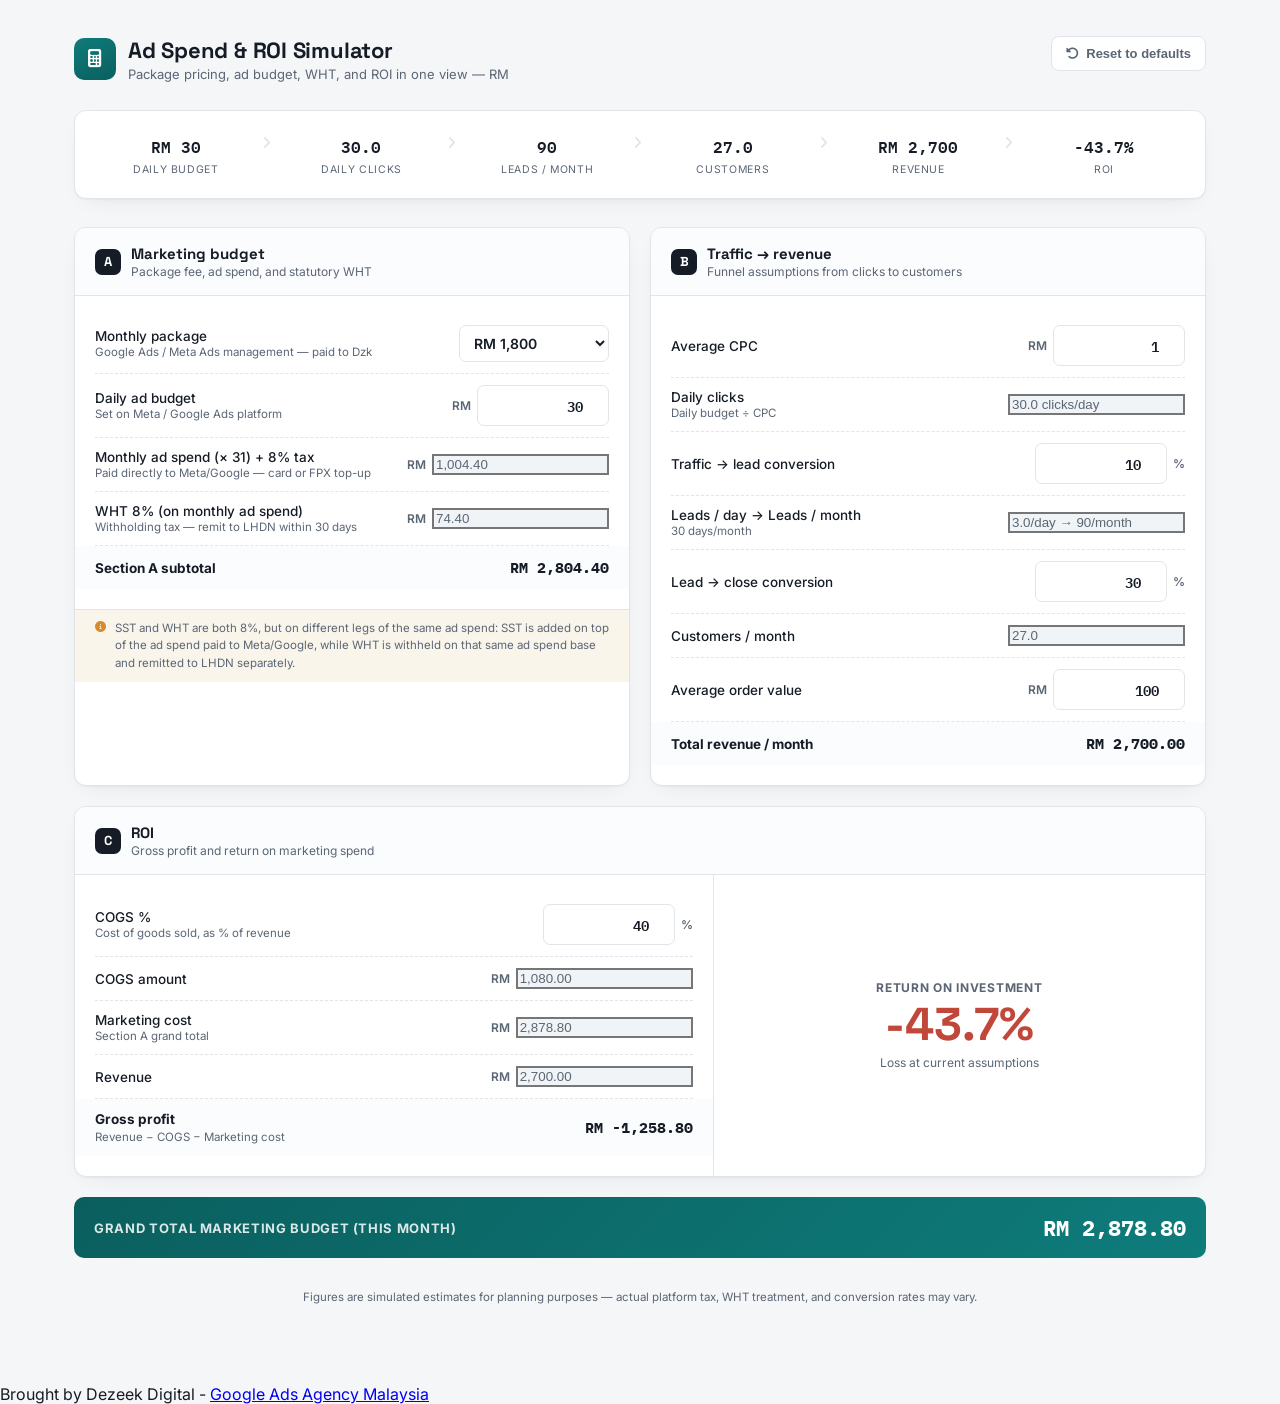
<file: roi.html>
<!DOCTYPE html>
<html lang="en">
<head>
<meta charset="UTF-8">
<meta name="viewport" content="width=device-width, initial-scale=1.0">
<title>Ad Spend & ROI Simulator</title>
<link rel="stylesheet" href="https://cdnjs.cloudflare.com/ajax/libs/font-awesome/6.5.1/css/all.min.css">
<link rel="preconnect" href="https://fonts.googleapis.com">
<link href="https://fonts.googleapis.com/css2?family=Space+Grotesk:wght@500;600;700&family=Inter:wght@400;500;600;700&family=IBM+Plex+Mono:wght@500;600&display=swap" rel="stylesheet">
<style>
  :root{
    --bg:#F5F6F8;
    --panel:#FFFFFF;
    --ink:#161C26;
    --sub:#5B6675;
    --line:#E1E5EA;
    --teal:#0E7C7B;
    --teal-deep:#0A5F5E;
    --amber:#D98A2B;
    --red:#C1473A;
    --panel-b:#FBFCFD;
    --shadow: 0 1px 2px rgba(22,28,38,.04), 0 8px 24px -12px rgba(22,28,38,.10);
  }
  *{box-sizing:border-box;}
  body{
    margin:0;
    background:var(--bg);
    color:var(--ink);
    font-family:'Inter',sans-serif;
    -webkit-font-smoothing:antialiased;
  }
  .wrap{max-width:1180px;margin:0 auto;padding:36px 24px 80px;}

  header.top{display:flex;align-items:flex-start;justify-content:space-between;gap:24px;margin-bottom:28px;flex-wrap:wrap;}
  .brand{display:flex;align-items:center;gap:12px;}
  .brand .mark{
    width:42px;height:42px;border-radius:10px;
    background:linear-gradient(155deg,var(--teal),var(--teal-deep));
    display:flex;align-items:center;justify-content:center;color:#fff;font-size:18px;
    flex:none;
  }
  h1{font-family:'Space Grotesk',sans-serif;font-size:22px;font-weight:700;margin:0;letter-spacing:-.01em;}
  .tag{color:var(--sub);font-size:13px;margin-top:2px;}
  .reset-btn{
    background:var(--panel);border:1px solid var(--line);color:var(--sub);
    padding:9px 14px;border-radius:8px;font-size:13px;font-weight:600;cursor:pointer;
    display:flex;align-items:center;gap:7px;transition:.15s;
  }
  .reset-btn:hover{border-color:var(--teal);color:var(--teal-deep);}

  .flow-strip{
    display:grid;grid-template-columns:repeat(6,1fr);gap:0;
    background:var(--panel);border:1px solid var(--line);border-radius:12px;
    padding:16px 8px;margin-bottom:28px;box-shadow:var(--shadow);
    position:relative;
  }
  .flow-node{text-align:center;padding:6px 8px;position:relative;}
  .flow-node .fv{font-family:'IBM Plex Mono',monospace;font-weight:600;font-size:16px;color:var(--ink);}
  .flow-node .fl{font-size:10.5px;text-transform:uppercase;letter-spacing:.06em;color:var(--sub);margin-top:3px;}
  .flow-node:not(:last-child)::after{
    content:"\f105";font-family:"Font Awesome 6 Free";font-weight:900;
    position:absolute;right:-2px;top:8px;color:var(--line);font-size:14px;
  }

  .grid{display:grid;grid-template-columns:1fr 1fr;gap:20px;}
  @media (max-width:880px){.grid{grid-template-columns:1fr;}}

  .card{
    background:var(--panel);border:1px solid var(--line);border-radius:12px;
    box-shadow:var(--shadow);overflow:hidden;
  }
  .card-head{
    display:flex;align-items:center;gap:10px;padding:16px 20px;border-bottom:1px solid var(--line);
    background:var(--panel-b);
  }
  .card-head .step{
    width:26px;height:26px;border-radius:7px;background:var(--ink);color:#fff;
    display:flex;align-items:center;justify-content:center;font-family:'Space Grotesk',sans-serif;
    font-size:13px;font-weight:700;flex:none;
  }
  .card-head h2{font-family:'Space Grotesk',sans-serif;font-size:15px;margin:0;font-weight:700;}
  .card-head .sub{font-size:12px;color:var(--sub);margin-top:1px;}
  .card-body{padding:18px 20px 20px;}

  .row{
    display:flex;align-items:center;justify-content:space-between;gap:14px;
    padding:11px 0;border-bottom:1px dashed var(--line);
  }
  .row:last-child{border-bottom:none;}
  .row .lbl{font-size:13.5px;color:var(--ink);font-weight:500;}
  .row .lbl .hint{display:block;font-size:11.5px;color:var(--sub);font-weight:400;margin-top:1px;}

  select, input[type=number]{
    font-family:'IBM Plex Mono',monospace;font-size:14px;font-weight:600;color:var(--ink);
    border:1px solid var(--line);border-radius:7px;padding:8px 10px;width:132px;text-align:right;
    background:#fff;
  }
  select{text-align:left;width:150px;font-family:'Inter',sans-serif;font-weight:600;}
  input:focus, select:focus{outline:2px solid var(--teal);outline-offset:1px;border-color:var(--teal);}
  input[readonly]{background:#F1F4F6;color:var(--sub);border-style:solid;cursor:default;}

  .inline-rm{position:relative;}
  .prefixed{display:flex;align-items:center;gap:6px;}
  .cur{font-size:12px;color:var(--sub);font-weight:600;}

  .subtotal-row{background:var(--panel-b);margin:0 -20px;padding:12px 20px;border-top:1px solid var(--line);}
  .subtotal-row .lbl{font-weight:700;}
  .subtotal-row .val{font-family:'IBM Plex Mono',monospace;font-weight:700;font-size:15px;}

  .grand{
    margin-top:20px;border-radius:10px;padding:16px 20px;
    background:linear-gradient(135deg,var(--teal-deep),var(--teal));color:#fff;
    display:flex;align-items:center;justify-content:space-between;
  }
  .grand .lbl{font-size:13px;text-transform:uppercase;letter-spacing:.05em;font-weight:700;opacity:.85;}
  .grand .val{font-family:'IBM Plex Mono',monospace;font-size:22px;font-weight:700;}

  .note{
    display:flex;gap:8px;font-size:11.5px;color:var(--sub);line-height:1.5;padding:10px 20px;
    background:#FAF5EB;border-top:1px solid var(--line);
  }
  .note i{color:var(--amber);margin-top:2px;flex:none;}

  .full{grid-column:1/-1;}

  .roi-hero{
    display:grid;grid-template-columns:1.3fr 1fr;gap:0;
  }
  @media (max-width:700px){.roi-hero{grid-template-columns:1fr;}}
  .roi-left{padding:18px 20px 20px;border-right:1px solid var(--line);}
  @media (max-width:700px){.roi-left{border-right:none;border-bottom:1px solid var(--line);}}
  .roi-right{padding:18px 20px 20px;display:flex;flex-direction:column;justify-content:center;align-items:center;text-align:center;gap:6px;}
  .roi-right .roi-label{font-size:12px;text-transform:uppercase;letter-spacing:.06em;color:var(--sub);font-weight:700;}
  .roi-right .roi-num{font-family:'Space Grotesk',sans-serif;font-size:46px;font-weight:700;line-height:1;}
  .roi-right .roi-num.pos{color:var(--teal-deep);}
  .roi-right .roi-num.neg{color:var(--red);}
  .roi-right .roi-tag{font-size:12px;color:var(--sub);margin-top:2px;}

  footer{margin-top:32px;text-align:center;font-size:11.5px;color:var(--sub);}
</style>
</head>
<body>
<div class="wrap">

  <header class="top">
    <div class="brand">
      <div class="mark"><i class="fa-solid fa-calculator"></i></div>
      <div>
        <h1>Ad Spend &amp; ROI Simulator</h1>
        <div class="tag">Package pricing, ad budget, WHT, and ROI in one view — RM</div>
      </div>
    </div>
    <button class="reset-btn" id="resetBtn"><i class="fa-solid fa-rotate-left"></i> Reset to defaults</button>
  </header>

  <!-- Live flow strip -->
  <div class="flow-strip" id="flowStrip">
    <div class="flow-node"><div class="fv" id="fDaily">RM 0</div><div class="fl">Daily budget</div></div>
    <div class="flow-node"><div class="fv" id="fClicks">0</div><div class="fl">Daily clicks</div></div>
    <div class="flow-node"><div class="fv" id="fLeads">0</div><div class="fl">Leads / month</div></div>
    <div class="flow-node"><div class="fv" id="fCust">0</div><div class="fl">Customers</div></div>
    <div class="flow-node"><div class="fv" id="fRev">RM 0</div><div class="fl">Revenue</div></div>
    <div class="flow-node"><div class="fv" id="fRoi">0%</div><div class="fl">ROI</div></div>
  </div>

  <div class="grid">

    <!-- SECTION A -->
    <div class="card">
      <div class="card-head">
        <div class="step">A</div>
        <div>
          <h2>Marketing budget</h2>
          <div class="sub">Package fee, ad spend, and statutory WHT</div>
        </div>
      </div>
      <div class="card-body">

        <div class="row">
          <div class="lbl">Monthly package<span class="hint">Google Ads / Meta Ads management — paid to Dzk</span></div>
          <select id="pkg">
            <option value="1200">RM 1,200</option>
            <option value="1800" selected>RM 1,800</option>
            <option value="2500">RM 2,500</option>
          </select>
        </div>

        <div class="row">
          <div class="lbl">Daily ad budget<span class="hint">Set on Meta / Google Ads platform</span></div>
          <div class="prefixed"><span class="cur">RM</span><input type="number" id="dailyBudget" value="30" min="0" step="1"></div>
        </div>

        <div class="row">
          <div class="lbl">Monthly ad spend (× 31) + 8% tax<span class="hint">Paid directly to Meta/Google — card or FPX top-up</span></div>
          <div class="prefixed"><span class="cur">RM</span><input type="text" id="monthlyAdTotal" readonly></div>
        </div>

        <div class="row">
          <div class="lbl">WHT 8% (on monthly ad spend)<span class="hint">Withholding tax — remit to LHDN within 30 days</span></div>
          <div class="prefixed"><span class="cur">RM</span><input type="text" id="whtAmount" readonly></div>
        </div>

        <div class="subtotal-row row" style="border:none;">
          <div class="lbl">Section A subtotal</div>
          <div class="val" id="sectionASub">RM 0</div>
        </div>
      </div>
      <div class="note"><i class="fa-solid fa-circle-info"></i><span>SST and WHT are both 8%, but on different legs of the same ad spend: SST is added on top of the ad spend paid to Meta/Google, while WHT is withheld on that same ad spend base and remitted to LHDN separately.</span></div>
    </div>

    <!-- SECTION B -->
    <div class="card">
      <div class="card-head">
        <div class="step">B</div>
        <div>
          <h2>Traffic → revenue</h2>
          <div class="sub">Funnel assumptions from clicks to customers</div>
        </div>
      </div>
      <div class="card-body">

        <div class="row">
          <div class="lbl">Average CPC</div>
          <div class="prefixed"><span class="cur">RM</span><input type="number" id="cpc" value="1" min="0.01" step="0.01"></div>
        </div>

        <div class="row">
          <div class="lbl">Daily clicks<span class="hint">Daily budget ÷ CPC</span></div>
          <input type="text" id="dailyClicks" readonly>
        </div>

        <div class="row">
          <div class="lbl">Traffic → lead conversion</div>
          <div class="prefixed"><input type="number" id="leadConv" value="10" min="0" max="100" step="0.5"><span class="cur">%</span></div>
        </div>

        <div class="row">
          <div class="lbl">Leads / day → Leads / month<span class="hint">30 days/month</span></div>
          <input type="text" id="monthlyLeads" readonly>
        </div>

        <div class="row">
          <div class="lbl">Lead → close conversion</div>
          <div class="prefixed"><input type="number" id="closeConv" value="30" min="0" max="100" step="0.5"><span class="cur">%</span></div>
        </div>

        <div class="row">
          <div class="lbl">Customers / month</div>
          <input type="text" id="customers" readonly>
        </div>

        <div class="row">
          <div class="lbl">Average order value</div>
          <div class="prefixed"><span class="cur">RM</span><input type="number" id="aov" value="100" min="0" step="1"></div>
        </div>

        <div class="subtotal-row row" style="border:none;">
          <div class="lbl">Total revenue / month</div>
          <div class="val" id="totalRevenue">RM 0</div>
        </div>
      </div>
    </div>

    <!-- SECTION C -->
    <div class="card full">
      <div class="card-head">
        <div class="step">C</div>
        <div>
          <h2>ROI</h2>
          <div class="sub">Gross profit and return on marketing spend</div>
        </div>
      </div>
      <div class="roi-hero">
        <div class="roi-left">
          <div class="row">
            <div class="lbl">COGS %<span class="hint">Cost of goods sold, as % of revenue</span></div>
            <div class="prefixed"><input type="number" id="cogsPct" value="40" min="0" max="100" step="1"><span class="cur">%</span></div>
          </div>
          <div class="row">
            <div class="lbl">COGS amount</div>
            <div class="prefixed"><span class="cur">RM</span><input type="text" id="cogsAmount" readonly></div>
          </div>
          <div class="row">
            <div class="lbl">Marketing cost<span class="hint">Section A grand total</span></div>
            <div class="prefixed"><span class="cur">RM</span><input type="text" id="mktCostC" readonly></div>
          </div>
          <div class="row">
            <div class="lbl">Revenue</div>
            <div class="prefixed"><span class="cur">RM</span><input type="text" id="revenueC" readonly></div>
          </div>
          <div class="subtotal-row row" style="border:none;">
            <div class="lbl">Gross profit<span class="hint" style="margin-top:3px;">Revenue − COGS − Marketing cost</span></div>
            <div class="val" id="grossProfit">RM 0</div>
          </div>
        </div>
        <div class="roi-right">
          <div class="roi-label">Return on Investment</div>
          <div class="roi-num pos" id="roiNum">0%</div>
          <div class="roi-tag" id="roiTag">Gross profit ÷ Marketing cost</div>
        </div>
      </div>
    </div>

  </div>

  <div class="grand full">
    <div class="lbl">Grand total marketing budget (this month)</div>
    <div class="val" id="grandTotal">RM 0</div>
  </div>

  <footer>Figures are simulated estimates for planning purposes — actual platform tax, WHT treatment, and conversion rates may vary.</footer>

</div>

<script>
function fmt(n, decimals=2){
  if(!isFinite(n)) n = 0;
  return 'RM ' + n.toLocaleString('en-MY', {minimumFractionDigits:decimals, maximumFractionDigits:decimals});
}
function fmtNum(n, decimals=0){
  if(!isFinite(n)) n = 0;
  return n.toLocaleString('en-MY', {minimumFractionDigits:decimals, maximumFractionDigits:decimals});
}

const el = id => document.getElementById(id);

const DEFAULTS = {
  pkg: '1800', dailyBudget: 30, cpc: 1, leadConv: 10, closeConv: 30, aov: 100, cogsPct: 40
};

function recalc(){
  // ---- Section A ----
  const pkgFee = parseFloat(el('pkg').value) || 0;
  const dailyBudget = parseFloat(el('dailyBudget').value) || 0;

  const monthlyAdBase = dailyBudget * 31;
  const monthlyAdWithTax = monthlyAdBase * 1.08;
  el('monthlyAdTotal').value = fmtNum(monthlyAdWithTax, 2);

  const whtAmount = monthlyAdBase * 0.08;
  el('whtAmount').value = fmtNum(whtAmount, 2);

  const sectionASubtotal = pkgFee + monthlyAdWithTax; // cash the client pays out (WHT is carved out of pkgFee, shown separately below)
  el('sectionASub').textContent = fmt(sectionASubtotal);

  const grandTotal = pkgFee + monthlyAdWithTax + whtAmount;
  el('grandTotal').textContent = fmt(grandTotal);

  // ---- Section B ----
  const cpc = parseFloat(el('cpc').value) || 0.0001;
  const leadConvPct = parseFloat(el('leadConv').value) || 0;
  const closeConvPct = parseFloat(el('closeConv').value) || 0;
  const aov = parseFloat(el('aov').value) || 0;

  const dailyClicks = dailyBudget / cpc;
  el('dailyClicks').value = fmtNum(dailyClicks, 1) + ' clicks/day';

  const dailyLeads = dailyClicks * (leadConvPct/100);
  const monthlyLeads = dailyLeads * 30;
  el('monthlyLeads').value = fmtNum(dailyLeads,1) + '/day → ' + fmtNum(monthlyLeads,0) + '/month';

  const customers = monthlyLeads * (closeConvPct/100);
  el('customers').value = fmtNum(customers, 1);

  const totalRevenue = customers * aov;
  el('totalRevenue').textContent = fmt(totalRevenue);

  // ---- Section C ----
  const cogsPct = parseFloat(el('cogsPct').value) || 0;
  const cogsAmount = totalRevenue * (cogsPct/100);
  el('cogsAmount').value = fmtNum(cogsAmount, 2);
  el('mktCostC').value = fmtNum(grandTotal, 2);
  el('revenueC').value = fmtNum(totalRevenue, 2);

  const grossProfit = totalRevenue - cogsAmount - grandTotal;
  el('grossProfit').textContent = fmt(grossProfit);

  const roi = grandTotal > 0 ? (grossProfit / grandTotal) * 100 : 0;
  const roiEl = el('roiNum');
  roiEl.textContent = fmtNum(roi, 1) + '%';
  roiEl.className = 'roi-num ' + (roi >= 0 ? 'pos' : 'neg');
  el('roiTag').textContent = roi >= 0 ? 'Profitable at current assumptions' : 'Loss at current assumptions';

  // ---- Flow strip ----
  el('fDaily').textContent = fmt(dailyBudget, 0);
  el('fClicks').textContent = fmtNum(dailyClicks, 1);
  el('fLeads').textContent = fmtNum(monthlyLeads, 0);
  el('fCust').textContent = fmtNum(customers, 1);
  el('fRev').textContent = fmt(totalRevenue, 0);
  el('fRoi').textContent = fmtNum(roi, 1) + '%';
}

['pkg','dailyBudget','cpc','leadConv','closeConv','aov','cogsPct'].forEach(id=>{
  el(id).addEventListener('input', recalc);
  el(id).addEventListener('change', recalc);
});

el('resetBtn').addEventListener('click', ()=>{
  el('pkg').value = DEFAULTS.pkg;
  el('dailyBudget').value = DEFAULTS.dailyBudget;
  el('cpc').value = DEFAULTS.cpc;
  el('leadConv').value = DEFAULTS.leadConv;
  el('closeConv').value = DEFAULTS.closeConv;
  el('aov').value = DEFAULTS.aov;
  el('cogsPct').value = DEFAULTS.cogsPct;
  recalc();
});

recalc();
</script>
Brought by Dezeek Digital - <a href="https://dezeek.com">Google Ads Agency Malaysia</a>
</body>
</html>
</file>
